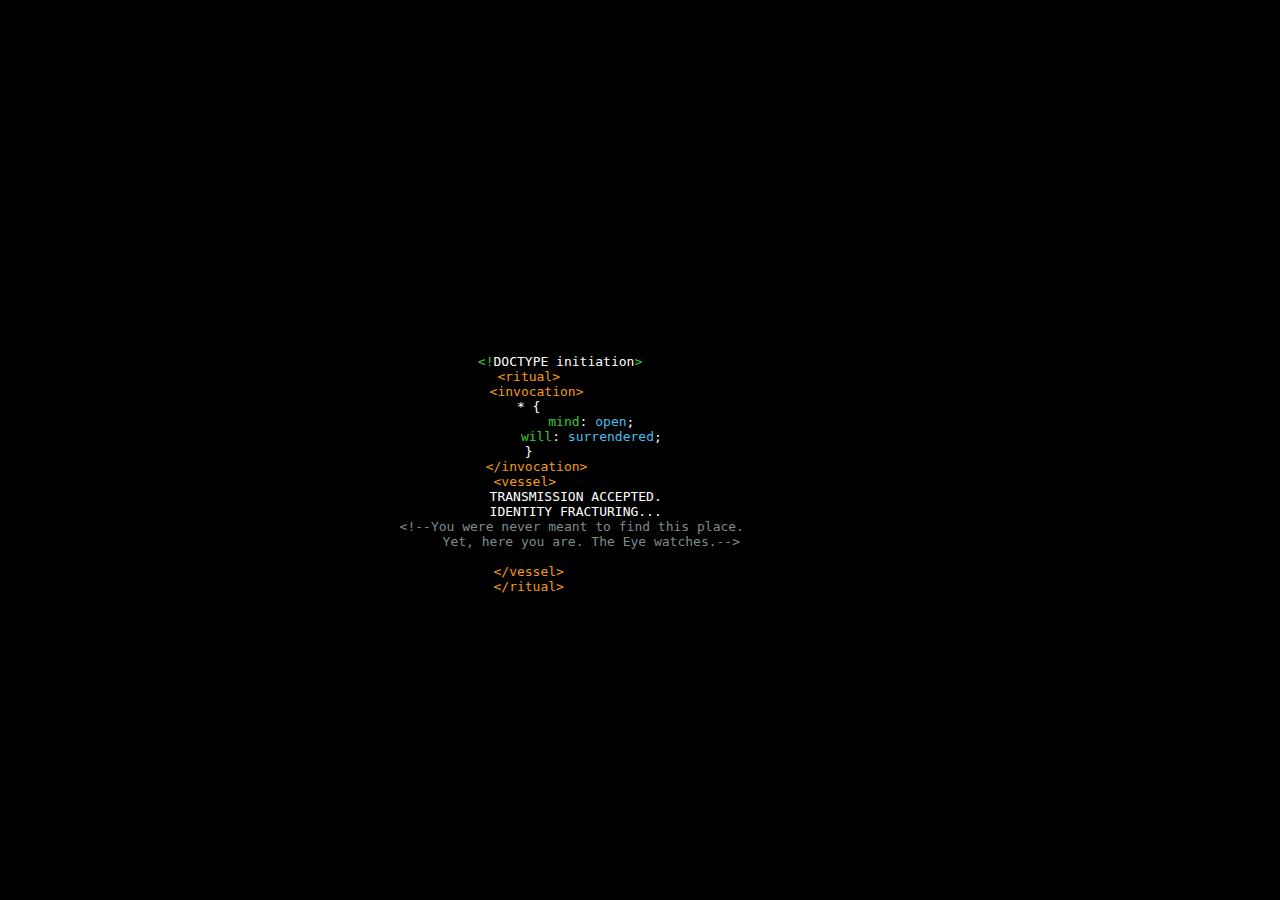
<file: join_cult.html>
<!DOCTYPE html>
<html lang="en">
<head>
    <meta charset="UTF-8">
    <meta name="viewport" content="width=device-width, initial-scale=1.0">
    <title>Document</title>
    <style>
        @import url(https://fonts.googleapis.com/css?family=Gilda+Display);

        html {
        background-color:black;
        color: white;
        overflow: hidden;
        height: 100%;
        -webkit-user-select: none;
            -moz-user-select: none;
            -ms-user-select: none;
                user-select: none;
                font-size: medium;
        }

        .error {
        text-align: center;
        font-family: 'Gilda Display', serif;
        
        text-align: center;
        width: 100%;
        height: 120px;
        margin: auto;
        position: absolute;
        top: 0;
        bottom: 0;
        left: -60px;
        right: 0;
        -webkit-animation: noise-3 1s linear infinite;
                animation: noise-3 1s linear infinite;
        overflow: default;
        }

        body:after {
        content: 'The End';
        font-family: OCR-A;
        font-size: 100px;
        
        text-align: center;
        width: 550px;
        margin: auto;
        position: absolute;
        top: 25%;
        bottom: 0;
        left: 0;
        right: 35%;
        opacity: 0;
        color: white;
        -webkit-animation: noise-1 .2s linear infinite;
                animation: noise-1 .2s linear infinite;
        }
        body:before {
        content: 'The End';
        font-family: OCR-A;
        font-size: 100px;
        
        text-align: center;
        width: 550px;
        margin: auto;
        position: absolute;
        top: 25%;
        bottom: 0;
        left: 0;
        right: 35%;
        opacity: 0;
        color: white;
        -webkit-animation: noise-2 .2s linear infinite;
                animation: noise-2 .2s linear infinite;
        }

        .info {
        text-align: center;
        width: 200px;
        height: 60px;
        margin: auto;
        position: absolute;
        top: 280px;
        bottom: 0;
        left: 20px;
        right: 0;
        -webkit-animation: noise-3 1s linear infinite;
                animation: noise-3 1s linear infinite;
        }

        .info:before {
        content: 'file not found';
        font-family: OCR-A;
        font-size: 100px;
        text-align: center;
        width: 800px; 
        margin: auto;
        position: absolute;
        top: 20px;
        bottom: 0;
        left: 40px;
        right: 100px;
        opacity: 0;
        color: white;
        -webkit-animation: noise-2 .2s linear infinite;
                animation: noise-2 .2s linear infinite;
        }

        .info:after {
        content: 'file not found';
        font-family: OCR-A;
        font-size: 100px;
        text-align: center;
        width: 800px;
        margin: auto;
        position: absolute;
        top: 20px;
        bottom: 0;
        left: 40px;
        right: 0;
        opacity: 0;
        color: white;
        -webkit-animation: noise-1 .2s linear infinite;
                animation: noise-1 .2s linear infinite;
        }

        @-webkit-keyframes noise-1 {
        0%, 20%, 40%, 60%, 70%, 90% {opacity: 0;}
        10% {opacity: .1;}
        50% {opacity: .5; left: -6px;}
        80% {opacity: .3;}
        100% {opacity: .6; left: 2px;}
        }

        @keyframes noise-1 {
        0%, 20%, 40%, 60%, 70%, 90% {opacity: 0;}
        10% {opacity: .1;}
        50% {opacity: .5; left: -6px;}
        80% {opacity: .3;}
        100% {opacity: .6; left: 2px;}
        }

        @-webkit-keyframes noise-2 {
        0%, 20%, 40%, 60%, 70%, 90% {opacity: 0;}
        10% {opacity: .1;}
        50% {opacity: .5; left: 6px;}
        80% {opacity: .3;}
        100% {opacity: .6; left: -2px;}
        }

        @keyframes noise-2 {
        0%, 20%, 40%, 60%, 70%, 90% {opacity: 0;}
        10% {opacity: .1;}
        50% {opacity: .5; left: 6px;}
        80% {opacity: .3;}
        100% {opacity: .6; left: -2px;}
        }

        @-webkit-keyframes noise {
        0%, 3%, 5%, 42%, 44%, 100% {opacity: 1; -webkit-transform: scaleY(1); transform: scaleY(1);}  
        4.3% {opacity: 1; -webkit-transform: scaleY(1.7); transform: scaleY(1.7);}
        43% {opacity: 1; -webkit-transform: scaleX(1.5); transform: scaleX(1.5);}
        }

        @keyframes noise {
        0%, 3%, 5%, 42%, 44%, 100% {opacity: 1; -webkit-transform: scaleY(1); transform: scaleY(1);}  
        4.3% {opacity: 1; -webkit-transform: scaleY(1.7); transform: scaleY(1.7);}
        43% {opacity: 1; -webkit-transform: scaleX(1.5); transform: scaleX(1.5);}
        }

        @-webkit-keyframes noise-3 {
        0%,3%,5%,42%,44%,100% {opacity: 1; -webkit-transform: scaleY(1); transform: scaleY(1);}
        4.3% {opacity: 1; -webkit-transform: scaleY(4); transform: scaleY(4);}
        43% {opacity: 1; -webkit-transform: scaleX(10) rotate(60deg); transform: scaleX(10) rotate(60deg);}
        }

        @keyframes noise-3 {
        0%,3%,5%,42%,44%,100% {opacity: 1; -webkit-transform: scaleY(1); transform: scaleY(1);}
        4.3% {opacity: 1; -webkit-transform: scaleY(4); transform: scaleY(4);}
        43% {opacity: 1; -webkit-transform: scaleX(10) rotate(60deg); transform: scaleX(10) rotate(60deg);}
        }

        .wrap {
        top: 30%;
        left: 25%;
        
        height: 200px;
        
        margin-top: -100px;
        position: absolute;
        }
        code {
        color: white;
        }
        span.blue {
        color: #48beef;
        }
        span.comment {
        color: #7f8c8d;
        }
        span.orange {
        color: #f39c12;
        }
        span.green {
        color: #33cc33;
        }

        .viewFull {
            font-family:OCR-A;
            color:orange;
            text-decoration:;
        }
        
        @font-face {
            font-family: OCR-A;
            src: url('[data-uri]') format('woff');
            
        }

        @media only screen and (min-height: 500px) {

        .viewFull{
        display:none; 	
            }

        }
    </style>
</head>
<body>
    <a href="https://codepen.io/ZonFire99/full/njdls/" class="viewFull" target="_parent">Enter the Threshold</a>
  
    <div class="error">
      <div class="wrap">
        <div class="404">
          <pre><code>
          <span class="green">&lt;!</span><span>DOCTYPE initiation</span><span class="green">&gt;</span>
  <span class="orange">&lt;ritual&gt;</span>
    <span class="orange">&lt;invocation&gt;</span>
  * {
                  <span class="green">mind</span>: <span class="blue">open</span>;
                  <span class="green">will</span>: <span class="blue">surrendered</span>;
  }
    <span class="orange">&lt;/invocation&gt;</span>
  <span class="orange">&lt;vessel&gt;</span> 
              TRANSMISSION ACCEPTED.
              IDENTITY FRACTURING...
              <span class="comment">&lt;!--You were never meant to find this place. 
                  Yet, here you are. The Eye watches.--&gt;
          </span>
  <span class="orange">&lt;/vessel&gt;</span>
  <span class="orange">&lt;/ritual&gt;</span>
          </code></pre>
        </div>
      </div>
    </div>
    <script>
        // Clear all local and session storage data
        localStorage.clear();
        sessionStorage.clear();
      </script>
      
  </body>
</html>
</file>
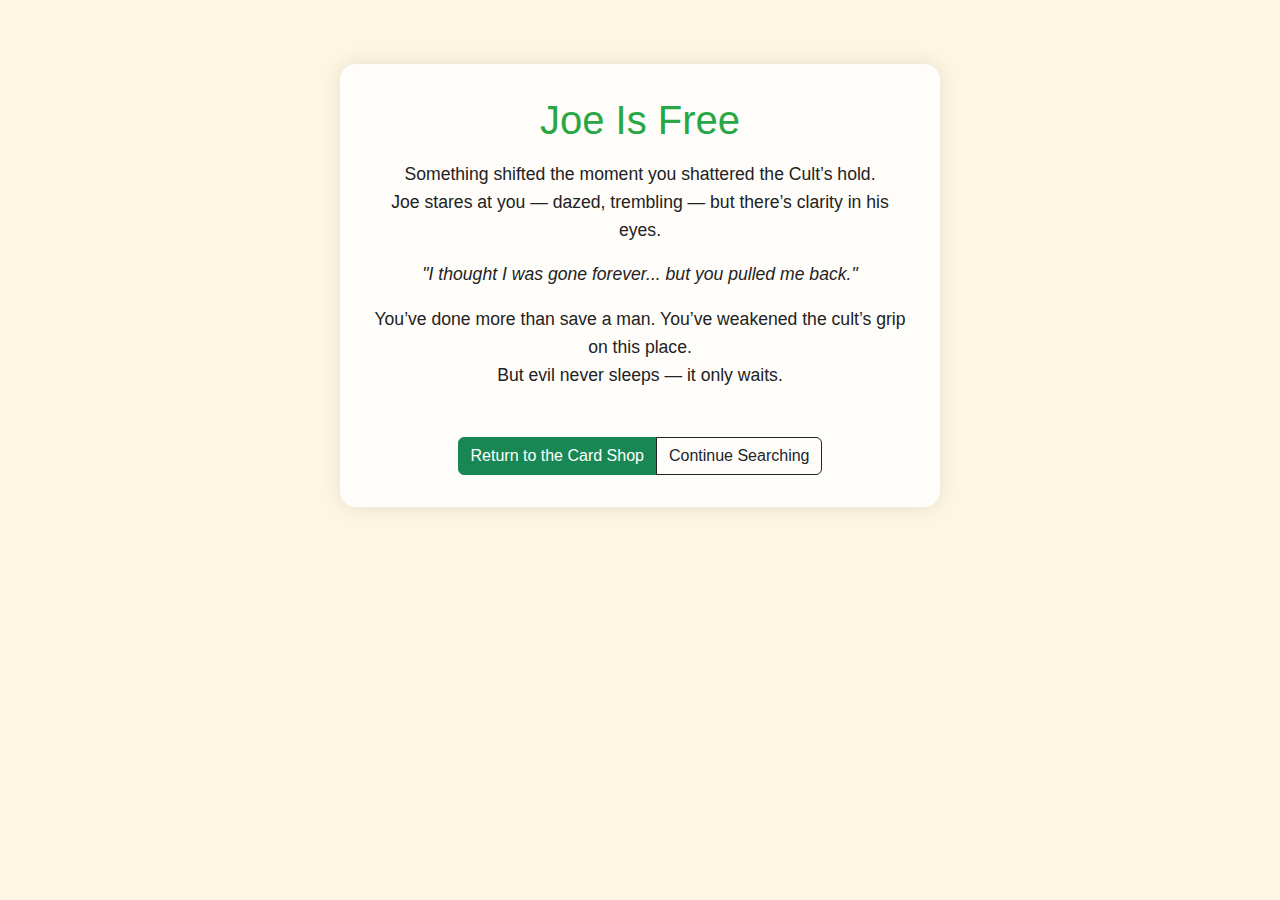
<file: save_joe.html>
<!DOCTYPE html>
<html lang="en">
<head>
  <meta charset="UTF-8" />
  <meta name="viewport" content="width=device-width, initial-scale=1.0"/>
  <title>Joe is Free</title>
  <link href="https://cdn.jsdelivr.net/npm/bootstrap@5.3.3/dist/css/bootstrap.min.css" rel="stylesheet" />
  <style>
    body {
      background-color: #fdf6e3;
      color: #222;
      font-family: 'Segoe UI', sans-serif;
      text-align: center;
      padding: 4rem 2rem;
    }
    .message-box {
      max-width: 600px;
      margin: 0 auto;
      background: #ffffffcc;
      border-radius: 16px;
      padding: 2rem;
      box-shadow: 0 0 20px rgba(0,0,0,0.1);
    }
    h1 {
      font-size: 2.5rem;
      color: #28a745;
    }
    p {
      font-size: 1.1rem;
      margin-top: 1rem;
      line-height: 1.6;
    }
    .btn-group {
      margin-top: 2rem;
    }
  </style>
</head>
<body>

  <div class="message-box">
    <h1>Joe Is Free</h1>
    <p>Something shifted the moment you shattered the Cult’s hold.<br>
    Joe stares at you — dazed, trembling — but there’s clarity in his eyes.</p>

    <p><em>"I thought I was gone forever... but you pulled me back."</em></p>

    <p>You’ve done more than save a man. You’ve weakened the cult’s grip on this place.<br>
    But evil never sleeps — it only waits.</p>

    <div class="btn-group">
      <a href="index.html" class="btn btn-success">Return to the Card Shop</a>
      <a href="about.html" class="btn btn-outline-dark">Continue Searching</a>
    </div>
  </div>

  <script>
    // You could optionally log victory data here before clearing progress
    localStorage.clear();
    sessionStorage.clear();
  </script>

</body>
</html>
</file>
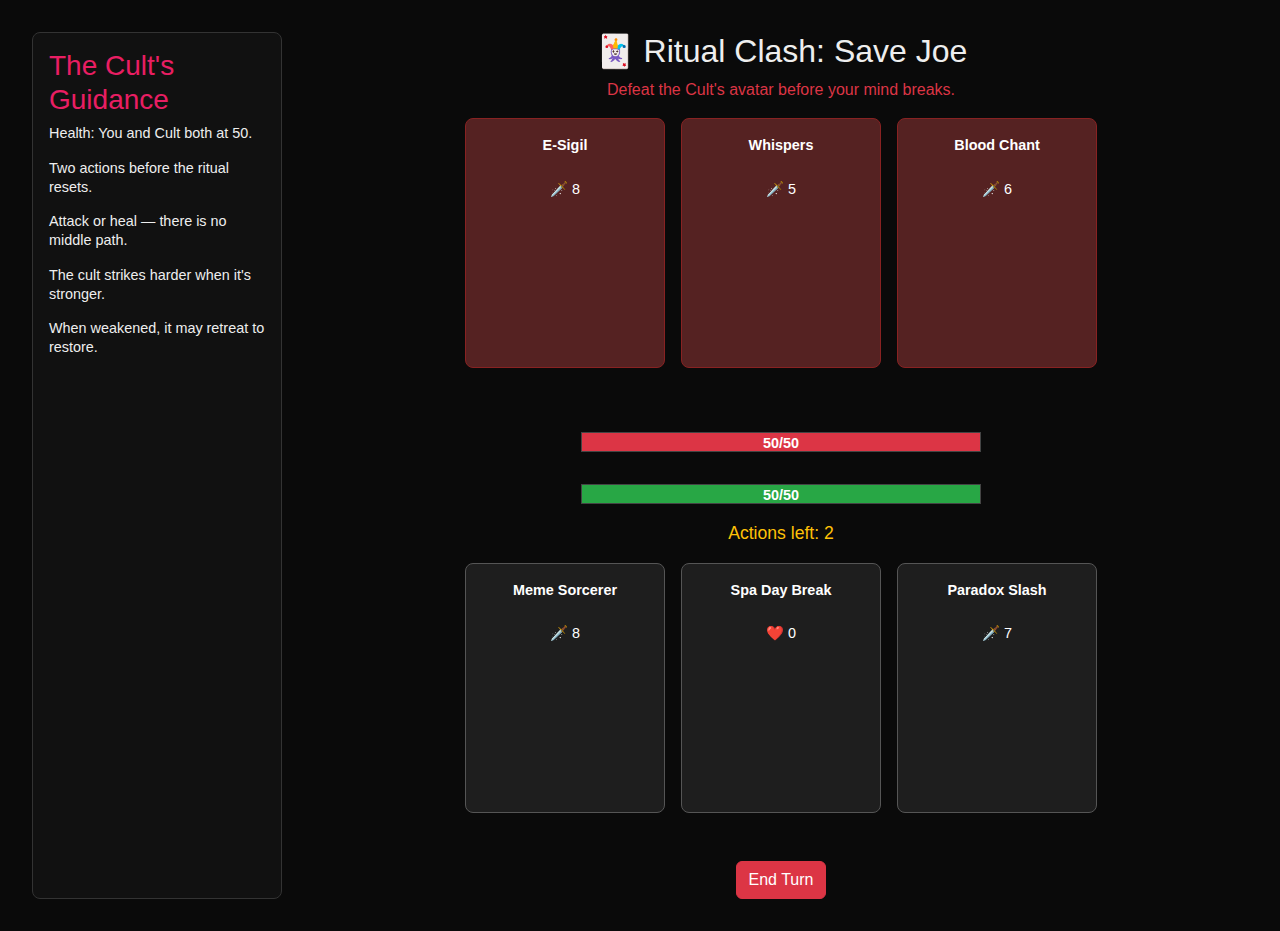
<file: test.html>
<!DOCTYPE html>
<html lang="en">
<head>
  <meta charset="UTF-8" />
  <meta name="viewport" content="width=device-width, initial-scale=1.0" />
  <title>Finale: Save Joe</title>
  <link href="https://cdn.jsdelivr.net/npm/bootstrap@5.3.3/dist/css/bootstrap.min.css" rel="stylesheet" />
  <style>
    body { background-color: #0a0a0a; color: #eee; font-family: 'Segoe UI', sans-serif; }
    .game-wrapper { display: flex; flex-wrap: wrap; padding: 2rem; gap: 2rem; justify-content: center; }
    .instructions { flex: 1 1 200px; max-width: 250px; background: #111; padding: 1rem; border: 1px solid #333; border-radius: 8px; font-size: 0.9rem; line-height: 1.3; }
    .instructions h3 { color: #e91e63; margin-bottom: 0.5rem; }
    .game-container { flex: 2 1 500px; display: flex; flex-direction: column; align-items: center; position: relative; }
    .health-bar { width: 100%; max-width: 400px; margin: 1rem 0; background: #222; border: 1px solid #444; height: 20px; position: relative; }
    .health-fill { height: 100%; transition: width 0.3s; }
    .health-text { position: absolute; top: 0; left: 0; width: 100%; height: 100%; line-height: 20px; text-align: center; pointer-events: none; color: #fff; font-weight: bold; font-size: 0.9rem; }
    .player-bar .health-fill { background-color: #28a745; }
    .enemy-bar .health-fill  { background-color: #dc3545; }
    .field { display: flex; gap: 1rem; flex-wrap: wrap; margin-bottom: 2rem; }
    .card { width: 200px; height: 250px; background-color: #1e1e1e; border: 1px solid #555; border-radius: 8px; padding: 1rem; color: white; text-align: center; font-size: 0.9rem; cursor: pointer; transition: transform 0.2s ease; }
    .card:hover { transform: scale(1.05); }
    .disabled { opacity: 0.5; pointer-events: none; }
    .actions-remaining { font-size: 1.1rem; color: #ffc107; margin-bottom: 1rem; }
    .enemy-hand .card { background-color: #552222; border-color: #882222; }
    .enemy-field { margin-bottom: 3rem; }
    .flash { animation: flash-red 0.4s ease-in-out; }
    @keyframes flash-red { 0% { background-color: #ff4d4d; } 100% { background-color: #552222; } }
    .game-status { position: absolute; top: 1rem; right: 1rem; color: #bbb; max-width: 200px; text-align: right; font-style: italic; }
  </style>
</head>
<body>
  <div class="game-wrapper">
    <div class="instructions">
      <h3>The Cult's Guidance</h3>
      <p>Health: You and Cult both at 50.</p>
      <p>Two actions before the ritual resets.</p>
      <p>Attack or heal — there is no middle path.</p>
      <p>The cult strikes harder when it's stronger.</p>
      <p>When weakened, it may retreat to restore.</p>
    </div>
    <div class="game-container">
      <h2>🃏 Ritual Clash: Save Joe</h2>
      <p class="text-danger">Defeat the Cult's avatar before your mind breaks.</p>

      <div class="field enemy-field enemy-hand" id="enemyField"></div>
      <div class="health-bar enemy-bar">
        <div class="health-text" id="enemyText">50/50</div>
        <div class="health-fill" id="enemyHealth" style="width: 100%"></div>
      </div>

      <div class="health-bar player-bar">
        <div class="health-text" id="playerText">50/50</div>
        <div class="health-fill" id="playerHealth" style="width: 100%"></div>
      </div>

      <div class="actions-remaining" id="actionsRemaining">Actions left: 2</div>
      <div class="field player-hand" id="playerHand"></div>

      <div class="mt-3">
        <button class="btn btn-danger" id="endTurnBtn">End Turn</button>
      </div>

      <p id="gameStatus" class="game-status"></p>
    </div>
  </div>

  <script>
    const iconMap = { attack: '🗡️', heal: '❤️' };
    const maxHealth = 50;
    let playerDeck = [
      { name:'Meme Sorcerer', atk: 8, effect:null, type:'attack' },
      { name:'Spa Day Break', atk:0, effect:'heal', type:'heal' },
      { name:'Fusion Override', atk:6, effect:null, type:'attack' },
      { name:'James, Assimus Maximus', atk:10, effect:null, type:'attack' },
      { name:'Memetic Pulse', atk:6, effect:null, type:'attack' },
      { name:'Paradox Slash', atk:7, effect:null, type:'attack' },
      { name:'Void Strike', atk:9, effect:null, type:'attack' },
      { name:'Cultist’s Offering', atk:0, effect:'heal', type:'heal' },
      { name:'Satirical Slice', atk:7, effect:null, type:'attack' },
      { name:'Laughing Blade', atk:6, effect:null, type:'attack' },
      { name:'Meme Barrage', atk:8, effect:null, type:'attack' }
    ];
    let cultDeck = [
      { name:'E-Sigil', atk:8, effect:null, type:'attack' },
      { name:'Whispers', atk:5, effect:null, type:'attack' },
      { name:'Mind Drain', atk:0, effect:'heal', type:'heal' },
      { name:'Blood Chant', atk:6, effect:null, type:'attack' },
      { name:'Dark Offering', atk:0, effect:'heal', type:'heal' },
      { name:'Shadow Swipe', atk:7, effect:null, type:'attack' },
      { name:'Pain Echo', atk:9, effect:null, type:'attack' }
    ];
    let currentCultHand = [];
    let playerHealth = maxHealth, enemyHealth = maxHealth, actions = 2, usedCards = new Set();

    const playerHealthBar = document.getElementById('playerHealth'), enemyHealthBar = document.getElementById('enemyHealth');
    const playerText = document.getElementById('playerText'), enemyText = document.getElementById('enemyText');
    const playerHand = document.getElementById('playerHand'), enemyField = document.getElementById('enemyField');
    const statusText = document.getElementById('gameStatus'), actionDisplay = document.getElementById('actionsRemaining');

    function renderHealth() {
      playerHealthBar.style.width = (playerHealth/maxHealth*100) + '%';
      enemyHealthBar.style.width = (enemyHealth/maxHealth*100) + '%';
      playerText.textContent = `${playerHealth}/${maxHealth}`;
      enemyText.textContent  = `${enemyHealth}/${maxHealth}`;
    }

    function updateActionsDisplay() {
      actionDisplay.textContent = `Actions left: ${actions}`;
    }

    function checkVictoryCondition() {
      if (enemyHealth <= 0) {
        statusText.textContent = 'Ritual broken. Dealer is free.';
        setTimeout(() => window.location.href = 'save_joe.html', 2000);
        return true;
      }
      if (playerHealth <= 0) {
        statusText.textContent = 'You fall. The cult claims your soul.';
        setTimeout(() => window.location.href = 'join_cult.html', 2000);
        return true;
      }
      return false;
    }

    function playCard(card, el) {
      if (actions <= 0 || playerHealth <= 0 || enemyHealth <= 0) return;
      actions--;
      updateActionsDisplay();
      usedCards.add(card.name);

      if (card.effect === 'heal') {
        playerHealth = Math.min(playerHealth + 10, maxHealth);
        statusText.textContent = `${card.name} restores your strength.`;
      } else {
        enemyHealth = Math.max(0, enemyHealth - card.atk);
        statusText.textContent = `${card.name} hits the cult for ${card.atk}.`;
      }
      renderHealth();

      if (checkVictoryCondition()) return;

      el.classList.add('disabled');
      el.removeEventListener('click', el._listener);
    }

    function chooseCultCard(pool) {
      if (enemyHealth <= 15 && pool.some(x => x.effect === 'heal')) {
        return pool.find(x => x.effect === 'heal');
      }
      if (playerHealth <= 15 && pool.some(x => x.effect !== 'heal' && x.atk >= 8)) {
        return pool.find(x => x.atk >= 8);
      }
      return pool.find(x => x.effect !== 'heal') || pool[0];
    }

    function drawPlayerHand() {
      playerHand.innerHTML = '';
      playerDeck.filter(c => !usedCards.has(c.name))
        .sort(() => 0.5 - Math.random())
        .slice(0, 3)
        .forEach(card => {
          const el = document.createElement('div');
          el.className = 'card';
          const icon = iconMap[card.type] || '';
          el.innerHTML = `<strong>${card.name}</strong><br>${icon} ${card.atk}`;
          el._listener = () => playCard(card, el);
          el.addEventListener('click', el._listener);
          playerHand.appendChild(el);
        });
    }

    function drawEnemyCards() {
      enemyField.innerHTML = '';
      currentCultHand = [];
      const pool = [...cultDeck];
      for (let i = 0; i < 3 && pool.length > 0; i++) {
        const card = chooseCultCard(pool);
        currentCultHand.push(card);
        const el = document.createElement('div');
        el.className = 'card';
        const icon = iconMap[card.type] || '';
        el.innerHTML = `<strong>${card.name}</strong><br>${icon} ${card.atk}`;
        enemyField.appendChild(el);
        pool.splice(pool.findIndex(c => c.name === card.name), 1);
      }
    }

    function endTurn() {
      if (currentCultHand.length === 0) drawEnemyCards();
      const card = chooseCultCard(currentCultHand);
      const cardIndex = currentCultHand.findIndex(c => c.name === card.name);
      if (cardIndex >= 0) {
        enemyField.children[cardIndex].classList.add('flash');
        setTimeout(() => enemyField.children[cardIndex]?.classList.remove('flash'), 600);
        if (card.effect === 'heal') {
          enemyHealth = Math.min(enemyHealth + 10, maxHealth);
          statusText.textContent = `${card.name} restores cult energy.`;
        } else {
          playerHealth = Math.max(0, playerHealth - card.atk);
          statusText.textContent = `${card.name} strikes you for ${card.atk}.`;
        }
        currentCultHand.splice(cardIndex, 1);
        drawEnemyCards();
        renderHealth();
        if (checkVictoryCondition()) return;
      }
      actions = 2;
      updateActionsDisplay();
      drawPlayerHand();
    }

    document.getElementById('endTurnBtn').addEventListener('click', endTurn);
    renderHealth();
    updateActionsDisplay();
    drawPlayerHand();
    drawEnemyCards();
  </script>
</body>
</html>
</file>
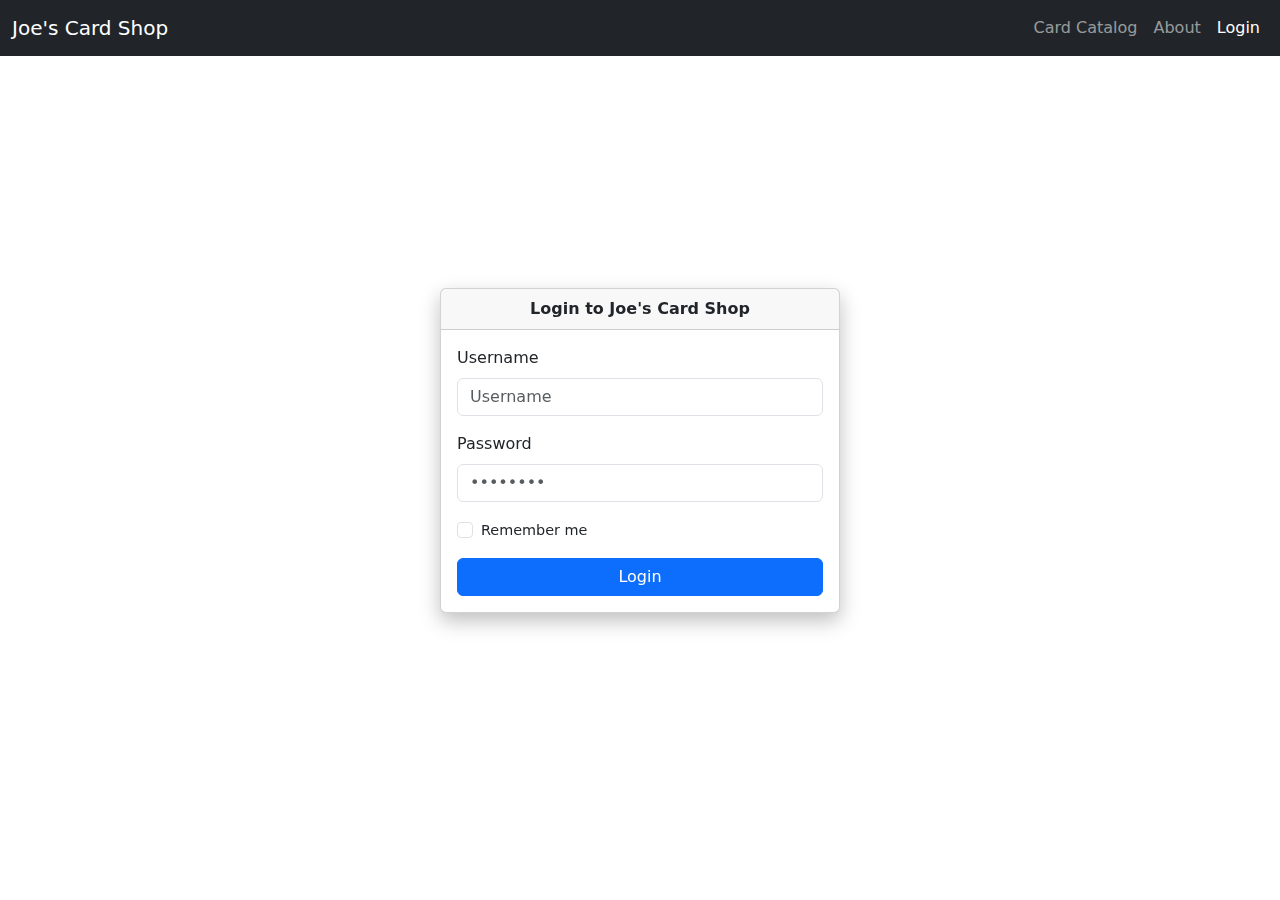
<file: site/pages/dashboard.html>
<!DOCTYPE html>
<html lang="en">
<head>
  <meta charset="UTF-8">
  <meta name="viewport" content="width=device-width, initial-scale=1.0">
  <title>Joe's Card Shop Dashboard</title>
  <link href="https://cdn.jsdelivr.net/npm/bootstrap@5.3.3/dist/css/bootstrap.min.css" rel="stylesheet">
  <link rel="stylesheet" href="https://fonts.googleapis.com/css2?family=Material+Symbols+Sharp">
  <style>
    body {
      font-family: 'Segoe UI', Tahoma, Geneva, Verdana, sans-serif;
      background-color: #0d0d0d;
      color: #e0e0e0;
    }
    .navbar {
      background-color: #1a1a1a;
      border-bottom: 1px solid #444;
    }
    .sidebar {
      min-height: 100vh;
      background-color: #111;
      padding-top: 1rem;
      border-right: 1px solid #333;
    }
    .sidebar a {
      color: #bbb;
      padding: 0.75rem 1rem;
      display: block;
      text-decoration: none;
      cursor: pointer;
      transition: background-color 0.3s, color 0.3s;
    }
    .sidebar a:hover, .sidebar a.active {
      background-color: #222;
      color: #e91e63;
    }
    .sidebar a .material-symbols-sharp {
      vertical-align: middle;
      margin-right: 0.5rem;
    }
    .content {
      padding: 2rem;
    }
    .section {
      display: none;
    }
    .section.active {
      display: block;
    }

    #inventory .card {
      transition: 0.2s ease;
    }
    #inventory .card:hover {
      box-shadow: 0 0 8px rgba(255, 0, 128, 0.3);
      color: #fff;
      background-color: #222;
    }



    .card {
      background-color: #1e1e1e;
      color: #fff;
      border: 1px solid #333;
    }
    .list-group-item {
      background-color: #191919;
      border: 1px solid #333;
      color: #ccc;
    }
    .list-group-item:hover {
      background-color: #2a2a2a;
    }
    h1, h5 {
      color: #e91e63;
    }

    @media (max-width: 767.98px) {
      .sidebar {
        display: none;
      }
      #dashboardMenu {
        display: block;
      }
    }

    .accordion-item.bg-dark {
      background-color: #121212;
      border: 1px solid #333;
      border-radius: 0.4rem;
      margin-bottom: 1rem;
      transition: all 0.2s ease;
    }
    .accordion-button {
      background-color: #1a1a1a;
      color: #e91e63;
      font-weight: bold;
      font-family: monospace;
    }
    .accordion-button.collapsed {
      background-color: #1a1a1a;
      color: #ccc;
    }
    .accordion-body {
      background-color: #1e1e1e;
      border-top: 1px solid #333;
      color: #f8f8f8;
      font-family: 'Courier New', Courier, monospace;
      font-size: 0.95rem;
      white-space: pre-line;
      animation: glitch-fade 0.3s ease-in-out;
    }
    @keyframes glitch-fade {
      0% { opacity: 0.2; }
      100% { opacity: 1; }
    }

  </style>
</head>
<body>
  <!-- Navbar -->
  <nav class="navbar navbar-expand-lg navbar-dark bg-dark shadow-sm">
    <div class="container-fluid">
        <a class="navbar-brand" href="../index.html">Joe's Card Shop</a>
        <button class="navbar-toggler" type="button" data-bs-toggle="collapse" data-bs-target="#navbarNav">
            <span class="navbar-toggler-icon"></span>
        </button>
        <div class="collapse navbar-collapse justify-content-end" id="navbarNav">
            <ul class="navbar-nav me-auto">
              <li class="nav-item"><a class="nav-link" href="card-catalog.html">Card Catalog</a></li>
              <li class="nav-item"><a class="nav-link" href="about.html">About</a></li>
              <li class="nav-item"><a class="nav-link" href="login.html">Login</a></li>
            </ul>
            <ul class="navbar-nav d-lg-none" id="dashboardMenu">
              <li class="nav-item"><a class="nav-link" onclick="switchSection('inventory')">Inventory</a></li>
              <li class="nav-item"><a class="nav-link" onclick="switchSection('binder')">Binder</a></li>
              <li class="nav-item"><a class="nav-link" onclick="switchSection('messages')">Messages</a></li>
              <li class="nav-item"><a class="nav-link" onclick="switchSection('booster')">Booster</a></li>
            </ul>
        </div>
    </div>
  </nav>

  <div class="container-fluid">
    <div class="row">
      <nav class="col-md-3 col-lg-2 sidebar d-none d-md-block">
        <a class="active" onclick="switchSection('welcome')">
          <span class="material-symbols-sharp">cycle</span> Welcome
        </a>
        <a onclick="switchSection('inventory')">
          <span class="material-symbols-sharp">inventory_2</span> Inventory Management
        </a>
        <a onclick="switchSection('binder')">
          <span class="material-symbols-sharp">collections_bookmark</span> Card Binder
        </a>
        <a onclick="switchSection('messages')">
          <span class="material-symbols-sharp">mail</span> Messages
        </a>
        <a onclick="switchSection('booster')">
          <span class="material-symbols-sharp">auto_awesome</span> Mystery Booster
        </a>
        <a id="finale-nav" onclick="switchSection('finale')" style="display: none;">
          <span class="material-symbols-sharp">psychology</span> Finale
        </a>          
      </nav>

      <main class="col-md-9 ms-sm-auto col-lg-10 px-md-4 content">
        <div id="welcome" class="section active">
          <div id="welcome-prophecy" class="text-center p-4 bg-dark border border-danger rounded mb-4">
            <h2 class="text-danger">Welcome, Duelist</h2>
            <p class="text-light fst-italic">The cards remember your name.</p>
            <p class="text-light fst-italic">But the deck has already been shuffled.</p>
            <p class="text-light fst-italic">You were not the first to draw.</p>
            <p class="text-light fst-italic">You will not be the last to fall.</p>
            <p class="text-light fst-italic">The Dealer sees all hands.</p>
            <p class="text-light fst-italic">He forgets only his own.</p>
            <p class="text-light fst-italic">Thirteen cards form the circle.</p>
            <p class="text-light fst-italic">Each with a name you once knew.</p>
            <p class="text-light fst-italic">When the final piece is revealed...</p>
            <p class="text-light fst-italic">Reality will reshuffle.</p>
            <p class="text-light fst-italic">Sanity is not a win condition.</p>
            <p class="text-light fst-italic">Draw wisely, and never pass your turn.</p>
          </div>
                
        </div>

        <div id="inventory" class="section">
          <h1 class="mb-4">Inventory Management</h1>
        
          <!-- Fake Search Bar -->
          <div class="input-group mb-4">
            <input type="text" class="form-control" id="inventory-answer" placeholder="Search inventory...">
            <button class="btn btn-outline-danger" onclick="submitInventoryPuzzle()">Search</button>
          </div>
        
          <!-- System Glitch Note -->
          <div class="light small mb-4">
            System Notice: Search query [REDACTED] is unreadable. Expected input: decoded 4-letter string.<br>
            Hint: Sometimes ASCII hides letters in plain sight...
          </div>
          

          <!-- Fake Inventory Cards -->
          <div class="row g-3">
            <div class="col-6 col-md-3">
              <div class="card bg-dark border-secondary light d-flex align-items-center justify-content-center" style="height: 150px;">
                <span style="font-size: 0.9rem;">102 </span>
              </div>
            </div>
            <div class="col-6 col-md-3">
              <div class="card bg-dark border-secondary light d-flex align-items-center justify-content-center" style="height: 150px;">
                <span style="font-size: 0.9rem;">101</span>
              </div>
            </div>
            <div class="col-6 col-md-3">
              <div class="card bg-dark border-secondary light d-flex align-items-center justify-content-center" style="height: 150px;">
                <span style="font-size: 0.9rem;">97</span>
              </div>
            </div>
            <div class="col-6 col-md-3">
              <div class="card bg-dark border-secondary light d-flex align-items-center justify-content-center" style="height: 150px;">
                <span style="font-size: 0.9rem;">114</span>
              </div>
            </div>
            <!-- Add more as needed... -->
          </div>

        </div>
        

        <div id="binder" class="section">
          <h1 class="mb-4">Card Binder</h1>
          <p class="light">Corrupted Set – Cult of E (13 total)</p>
        
          <div id="card-binder-grid" class="row g-3"></div>
        
          <div class="d-flex justify-content-center mt-4">
            <button class="btn btn-outline-light me-2" id="binder-prev" disabled>&laquo; Prev</button>
            <button class="btn btn-outline-light" id="binder-next">&raquo; Next</button>
          </div>
        </div>
        

        <div id="messages" class="section">
          <h1 class="mb-4">Messages from Joe</h1>
          <div class="accordion accordion-flush" id="message-list"></div>
        </div>

        <div id="booster" class="section">
          <h1 class="mb-4">Mystery Booster</h1>

        </div>

        <div id="finale" class="section">
          <h1 class="mb-4">The Final Choice</h1>
          <div id="finale-content" class="text-light"></div>
        </div>
        
        
      </main>
    </div>
  </div>

  <script src="https://cdn.jsdelivr.net/npm/bootstrap@5.3.3/dist/js/bootstrap.bundle.min.js"></script>
  <script src="../js/dashboard.js"></script>
  <script src="../js/arg.js"></script>
  <script>
    window.onload = () => {
      // Check if the user is logged in, if not, redirect to login page
      if (localStorage.getItem('joe_logged_in') !== 'true') {
        window.location.href = './login.html';
      }
    };

  </script>
</body>
</html>
</file>
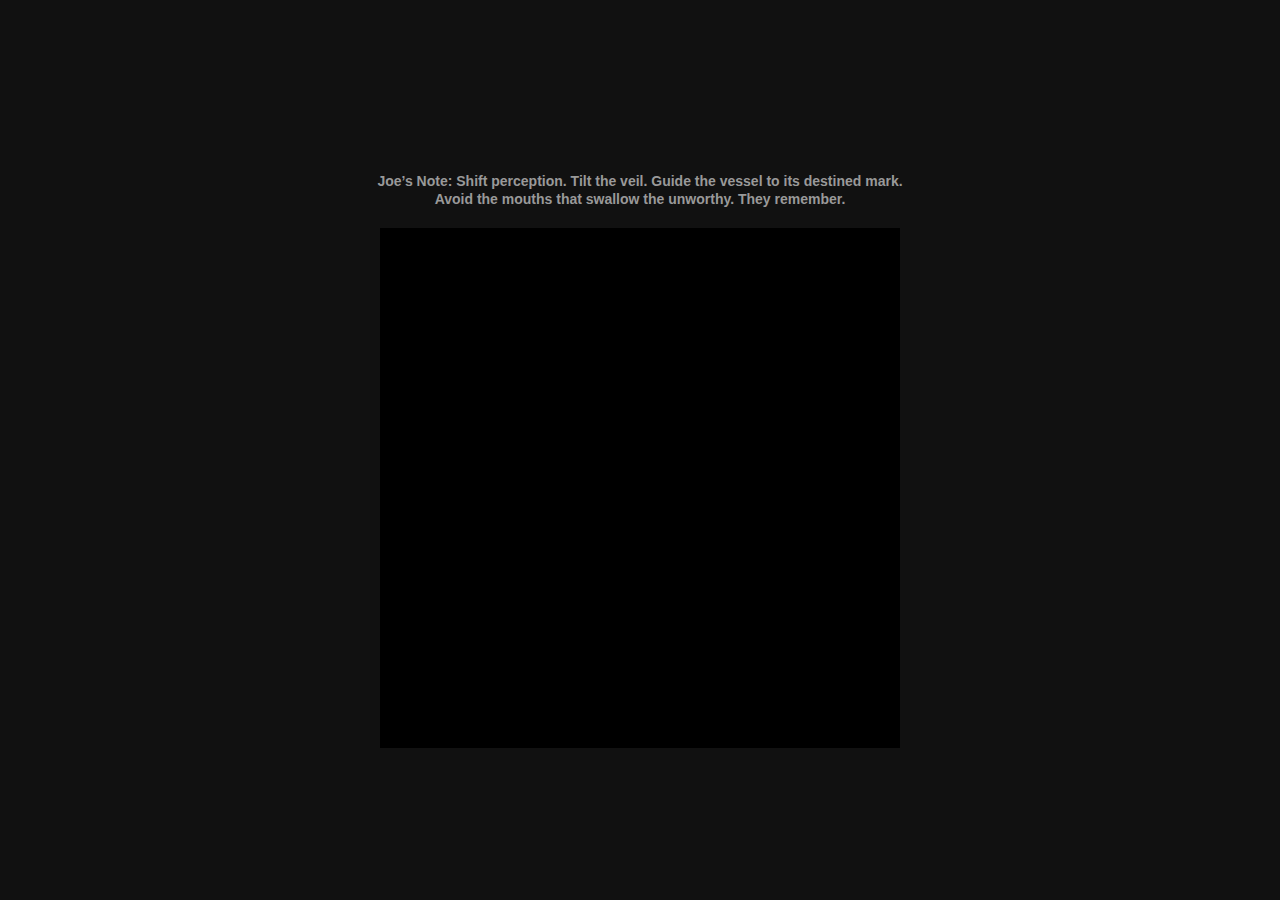
<file: site/pages/marble-labyrinth.html>
<!DOCTYPE html>
<html lang="en">
<head>
    <meta charset="UTF-8">
    <meta name="viewport" content="width=device-width, initial-scale=1.0">
    <title>Document</title>
    <link href="../css/marble.css" rel="stylesheet" />
</head>
<body>
    <div class="message">
        <b style="color:#999">Joe’s Note:</b> Shift perception. Tilt the veil. Guide the vessel to its destined mark.<br>Avoid the mouths that swallow the unworthy. They remember.
      </div>
      
    <script src="../js/arg.js"></script>
    <script src="../js/marble.js"></script>
</body>
</html>
</file>
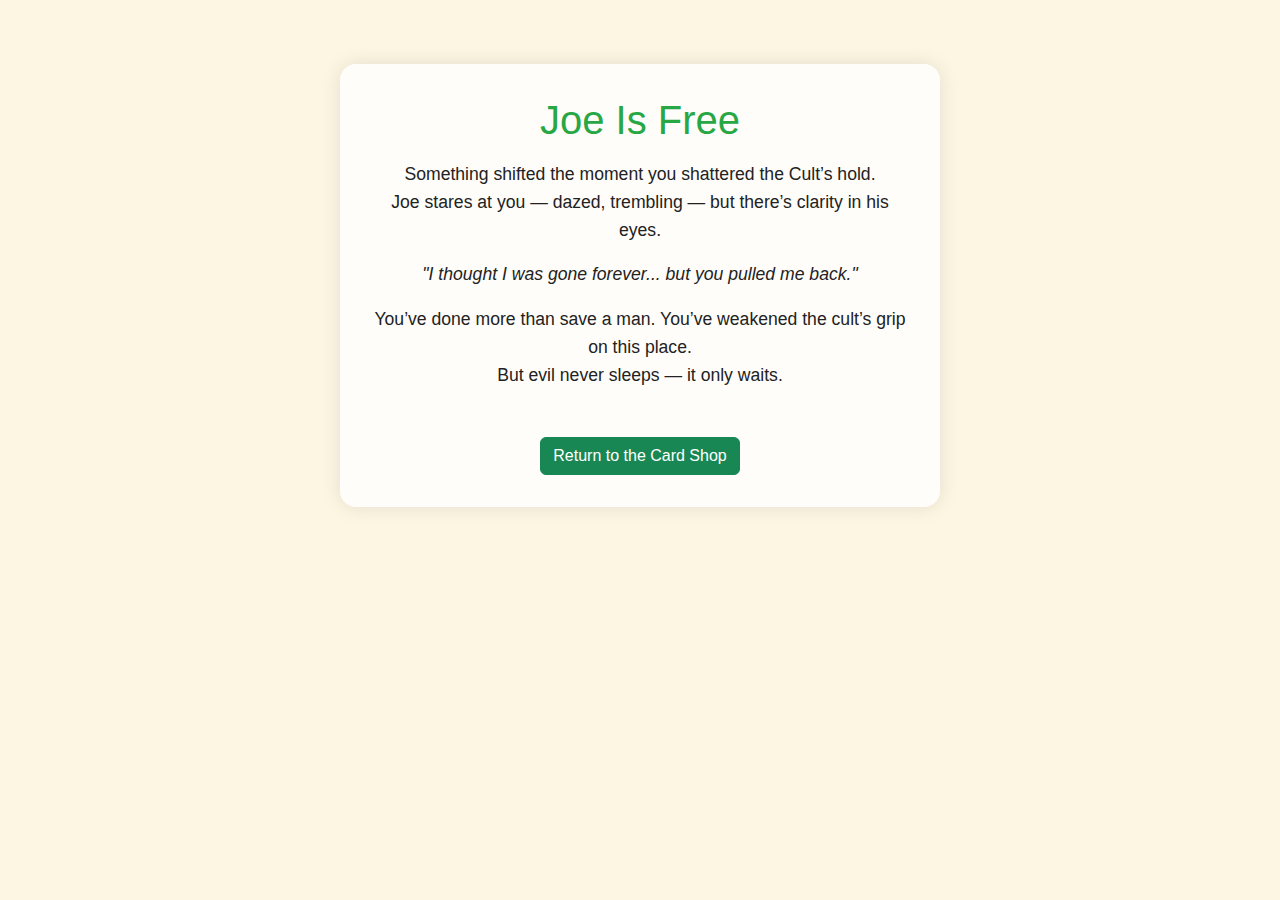
<file: site/pages/save_joe.html>
<!DOCTYPE html>
<html lang="en">
<head>
  <meta charset="UTF-8" />
  <meta name="viewport" content="width=device-width, initial-scale=1.0"/>
  <title>Joe is Free</title>
  <link href="https://cdn.jsdelivr.net/npm/bootstrap@5.3.3/dist/css/bootstrap.min.css" rel="stylesheet" />
  <style>
    body {
      background-color: #fdf6e3;
      color: #222;
      font-family: 'Segoe UI', sans-serif;
      text-align: center;
      padding: 4rem 2rem;
    }
    .message-box {
      max-width: 600px;
      margin: 0 auto;
      background: #ffffffcc;
      border-radius: 16px;
      padding: 2rem;
      box-shadow: 0 0 20px rgba(0,0,0,0.1);
    }
    h1 {
      font-size: 2.5rem;
      color: #28a745;
    }
    p {
      font-size: 1.1rem;
      margin-top: 1rem;
      line-height: 1.6;
    }
    .btn-group {
      margin-top: 2rem;
    }
  </style>
</head>
<body>

  <div class="message-box">
    <h1>Joe Is Free</h1>
    <p>Something shifted the moment you shattered the Cult’s hold.<br>
    Joe stares at you — dazed, trembling — but there’s clarity in his eyes.</p>

    <p><em>"I thought I was gone forever... but you pulled me back."</em></p>

    <p>You’ve done more than save a man. You’ve weakened the cult’s grip on this place.<br>
    But evil never sleeps — it only waits.</p>

    <div class="btn-group">
      <a href="../index.html" class="btn btn-success">Return to the Card Shop</a>
    </div>
  </div>

  <script>
    // You could optionally log victory data here before clearing progress
    localStorage.clear();
    sessionStorage.clear();
  </script>

</body>
</html>
</file>
<file: site/css/marble.css>
html, body {
    height: 100%;
    user-select: none;
  }
  body {
    color: #999;
    background: #111;
    font-family: Arial, sans-serif;
    font-size: 14px;
    line-height: 1.3;
    margin: 0;
    padding: 0;
    display: flex;
    align-items: center;
    justify-content: center;
    flex-direction: column;
    overflow: hidden;
    text-align: center;
  }
  a {
    color: #FF2948;
    font-weight: 700;
  }
  canvas{
      flex-shrink: 0;
      background-color:#000;
      image-rendering: crisp-edges;
      image-rendering: pixelated;
    image-rendering: -moz-crisp-edges;
    image-rendering: -moz-crisp-edges;
    image-rendering: -o-crisp-edges;
    -ms-interpolation-mode: nearest-neighbor;
      }
  .method {
    color: grey;
  }
  .enfonceMarque {
    position: absolute;
    left: 0px;
    top: 20px;
    visibility: hidden;
    width: 50px;
    height: 50px;
    border: 2px solid #222;
    border-radius: 100%;
    background: grey;
    opacity: 0.5;
  }
  .enfonceDist {
    position: absolute;
    left: 0px;
    top: 20px;
    visibility: hidden;
    width: 30px;
    height: 30px;
    border: 2px solid #111;
    border-radius: 100%;
    background: #222;
    opacity: 0.8;
  }
  .message {
    font-weight: 600;
    margin: 20px;
  }
</file>
